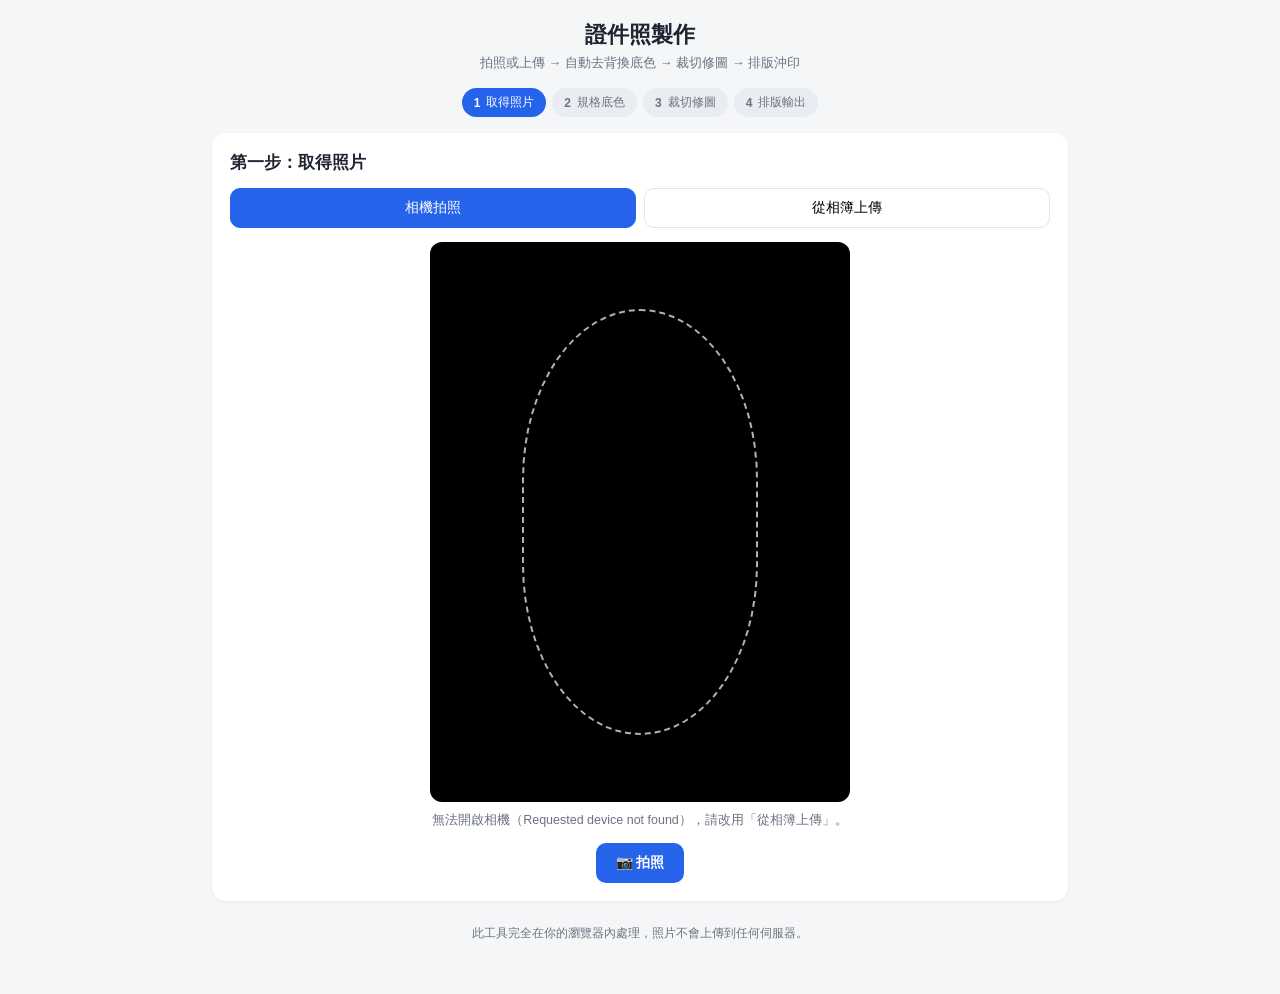
<file: index.html>
<!doctype html>
<html lang="zh-Hant">
<head>
<meta charset="UTF-8" />
<meta name="viewport" content="width=device-width, initial-scale=1.0, maximum-scale=1.0, user-scalable=no" />
<title>證件照製作 - 拍照 / 去背 / 排版</title>
<link rel="stylesheet" href="style.css" />
</head>
<body>

<header class="app-header">
  <h1>證件照製作</h1>
  <p class="subtitle">拍照或上傳 → 自動去背換底色 → 裁切修圖 → 排版沖印</p>
</header>

<div class="steps-bar" id="stepsBar">
  <div class="step-dot active" data-step="1">1<span>取得照片</span></div>
  <div class="step-dot" data-step="2">2<span>規格底色</span></div>
  <div class="step-dot" data-step="3">3<span>裁切修圖</span></div>
  <div class="step-dot" data-step="4">4<span>排版輸出</span></div>
</div>

<main>

  <!-- STEP 1: 取得照片 -->
  <section class="panel" id="panel-1">
    <div class="card">
      <h2>第一步：取得照片</h2>
      <div class="tabbar">
        <button class="tab-btn active" data-tab="camera">相機拍照</button>
        <button class="tab-btn" data-tab="upload">從相簿上傳</button>
      </div>

      <div class="tab-content" id="tab-camera">
        <div class="camera-wrap">
          <video id="video" autoplay playsinline muted></video>
          <div class="face-guide"></div>
        </div>
        <p class="hint" id="cameraHint">請允許瀏覽器使用相機權限。手機請直向拍攝，正面面對鏡頭。</p>
        <div class="btn-row">
          <button id="btnSwitchCam" class="btn secondary" hidden>切換前後鏡頭</button>
          <button id="btnCapture" class="btn primary">📷 拍照</button>
        </div>
      </div>

      <div class="tab-content hidden" id="tab-upload">
        <label class="upload-box" for="fileInput">
          <span>點擊選擇照片，或拖曳照片到這裡</span>
          <input type="file" id="fileInput" accept="image/*" hidden />
        </label>
      </div>
    </div>
  </section>

  <!-- STEP 2: 規格與底色，並執行去背 -->
  <section class="panel hidden" id="panel-2">
    <div class="card">
      <h2>第二步：選擇規格與底色</h2>
      <div class="grid-2">
        <div>
          <label class="field-label">照片原圖</label>
          <canvas id="sourcePreview" class="preview-canvas"></canvas>
          <button id="btnRetake" class="btn text">重新拍攝 / 更換照片</button>
        </div>
        <div class="controls">
          <label class="field-label">證件照尺寸</label>
          <select id="sizePreset" class="select"></select>
          <div class="custom-size hidden" id="customSizeWrap">
            <input type="number" id="customW" placeholder="寬 mm" min="10" max="200" />
            <span>×</span>
            <input type="number" id="customH" placeholder="高 mm" min="10" max="200" />
          </div>
          <p class="hint" id="sizeSpecHint"></p>

          <label class="field-label">底色</label>
          <div class="color-swatches" id="colorSwatches"></div>
          <p class="hint" id="colorHint"></p>

          <label class="field-label">去背引擎</label>
          <div class="radio-row">
            <label><input type="radio" name="engine" value="local" checked /> 本機瀏覽器 AI（免費）</label>
            <label><input type="radio" name="engine" value="gemini" /> Gemini API（更精準，需自行部署）</label>
          </div>
          <p class="hint" id="engineHint"></p>

          <div id="localQualityWrap">
            <label class="field-label">去背模式</label>
            <div class="radio-row">
              <label><input type="radio" name="quality" value="fast" checked /> 快速（手機建議）</label>
              <label><input type="radio" name="quality" value="high" /> 高品質（較慢）</label>
            </div>
          </div>

          <button id="btnProcess" class="btn primary wide">✂️ 自動去背並套用底色</button>
          <p class="hint" id="processHint"></p>
        </div>
      </div>
    </div>
  </section>

  <!-- STEP 3: 裁切修圖 -->
  <section class="panel hidden" id="panel-3">
    <div class="card">
      <h2>第三步：裁切與修圖</h2>
      <div class="grid-2">
        <div>
          <label class="field-label">拖曳移動、滾輪/雙指縮放來調整構圖</label>
          <div class="crop-wrap" id="cropWrap">
            <canvas id="cropCanvas"></canvas>
          </div>
          <p class="hint" id="cropGuideHint">白色虛線＝頭部對齊參考框，讓頭頂、下巴對準虛線範圍即可。</p>
        </div>
        <div class="controls">
          <label class="field-label">縮放</label>
          <input type="range" id="zoomRange" min="50" max="300" value="100" />

          <label class="field-label">亮度</label>
          <input type="range" id="brightRange" min="-50" max="50" value="0" />

          <label class="field-label">對比</label>
          <input type="range" id="contrastRange" min="-50" max="50" value="0" />

          <label class="field-label">磨皮美膚</label>
          <input type="range" id="smoothRange" min="0" max="100" value="0" />

          <button id="btnResetAdjust" class="btn text">還原調整</button>
          <button id="btnConfirmCrop" class="btn primary wide">✅ 完成，下一步排版</button>
        </div>
      </div>
    </div>
  </section>

  <!-- STEP 4: 排版輸出 -->
  <section class="panel hidden" id="panel-4">
    <div class="card">
      <h2>第四步：排版沖印</h2>
      <div class="grid-2">
        <div>
          <label class="field-label">單張證件照成果</label>
          <canvas id="finalSingle" class="preview-canvas small"></canvas>
          <button id="btnDownloadSingle" class="btn secondary wide">下載單張證件照</button>
        </div>
        <div class="controls">
          <label class="field-label">相紙尺寸</label>
          <select id="paperPreset" class="select"></select>
          <div class="custom-size hidden" id="customPaperWrap">
            <input type="number" id="customPaperW" placeholder="寬 mm" min="50" max="500" />
            <span>×</span>
            <input type="number" id="customPaperH" placeholder="高 mm" min="50" max="500" />
          </div>

          <label class="field-label">照片間距 (mm)</label>
          <input type="range" id="gapRange" min="0" max="5" value="1" step="0.5" />

          <label class="field-label"><input type="checkbox" id="cutLinesCheck" checked /> 顯示裁切線</label>

          <button id="btnLayout" class="btn primary wide">🖨️ 產生排版滿版相紙</button>
          <p class="hint" id="layoutHint"></p>
        </div>
      </div>
      <div class="layout-preview-wrap">
        <canvas id="layoutCanvas" class="preview-canvas layout"></canvas>
      </div>
      <button id="btnDownloadLayout" class="btn primary wide" hidden>⬇️ 下載排版相紙（可直接送洗）</button>
      <button id="btnStartOver" class="btn text wide">重新開始</button>
    </div>
  </section>

</main>

<div class="overlay hidden" id="loadingOverlay">
  <div class="spinner"></div>
  <p id="loadingText">處理中，第一次使用需下載 AI 模型，請稍候…</p>
</div>

<footer>
  <p>此工具完全在你的瀏覽器內處理，照片不會上傳到任何伺服器。</p>
</footer>

<script type="module" src="app.js"></script>
</body>
</html>
</file>
<file: style.css>
:root {
  --primary: #2563eb;
  --primary-dark: #1d4ed8;
  --bg: #f5f6f8;
  --card-bg: #ffffff;
  --text: #1f2430;
  --muted: #6b7280;
  --border: #e2e5ea;
  --radius: 14px;
}

* { box-sizing: border-box; }

.hidden { display: none !important; }

body {
  margin: 0;
  font-family: -apple-system, BlinkMacSystemFont, "PingFang TC", "Noto Sans TC", "Microsoft JhengHei", sans-serif;
  background: var(--bg);
  color: var(--text);
  padding-bottom: 40px;
}

.app-header {
  text-align: center;
  padding: 20px 16px 12px;
}
.app-header h1 { margin: 0 0 4px; font-size: 22px; }
.subtitle { margin: 0; color: var(--muted); font-size: 13px; }

.steps-bar {
  display: flex;
  justify-content: center;
  gap: 6px;
  padding: 4px 12px 16px;
  flex-wrap: wrap;
}
.step-dot {
  display: flex;
  align-items: center;
  gap: 6px;
  background: #e9ecf1;
  color: var(--muted);
  border-radius: 999px;
  padding: 6px 12px;
  font-size: 12px;
  font-weight: 600;
}
.step-dot span { font-weight: 500; }
.step-dot.active { background: var(--primary); color: #fff; }
.step-dot.done { background: #16a34a; color: #fff; }

main {
  max-width: 880px;
  margin: 0 auto;
  padding: 0 12px;
}

.panel.hidden { display: none; }

.card {
  background: var(--card-bg);
  border-radius: var(--radius);
  padding: 18px;
  box-shadow: 0 1px 3px rgba(0,0,0,0.06);
  margin-bottom: 16px;
}
.card h2 { margin-top: 0; font-size: 17px; }

.tabbar {
  display: flex;
  gap: 8px;
  margin-bottom: 14px;
}
.tab-btn {
  flex: 1;
  padding: 10px;
  border-radius: 10px;
  border: 1px solid var(--border);
  background: #fff;
  font-size: 14px;
  cursor: pointer;
}
.tab-btn.active { background: var(--primary); color: #fff; border-color: var(--primary); }
.tab-content.hidden { display: none; }

.camera-wrap {
  position: relative;
  width: 100%;
  max-width: 420px;
  margin: 0 auto;
  background: #000;
  border-radius: 12px;
  overflow: hidden;
  aspect-ratio: 3/4;
}
#video { width: 100%; height: 100%; object-fit: cover; }
.face-guide {
  position: absolute;
  inset: 12% 22%;
  border: 2px dashed rgba(255,255,255,0.7);
  border-radius: 50% / 40%;
  pointer-events: none;
}

.hint { color: var(--muted); font-size: 12.5px; text-align: center; margin: 10px 0 0; }

.btn-row { display: flex; justify-content: center; gap: 10px; margin-top: 14px; flex-wrap: wrap; }

.btn {
  border: none;
  border-radius: 10px;
  padding: 11px 20px;
  font-size: 14px;
  font-weight: 600;
  cursor: pointer;
  transition: transform 0.05s ease, opacity 0.2s;
}
.btn:active { transform: scale(0.97); }
.btn.primary { background: var(--primary); color: #fff; }
.btn.primary:hover { background: var(--primary-dark); }
.btn.secondary { background: #eef1f6; color: var(--text); }
.btn.text { background: transparent; color: var(--primary); text-decoration: underline; }
.btn.wide { width: 100%; margin-top: 10px; }
.btn:disabled { opacity: 0.5; cursor: not-allowed; }

.upload-box {
  display: flex;
  align-items: center;
  justify-content: center;
  min-height: 220px;
  border: 2px dashed var(--border);
  border-radius: 12px;
  color: var(--muted);
  cursor: pointer;
  text-align: center;
  padding: 20px;
}
.upload-box.dragover { border-color: var(--primary); color: var(--primary); background: #eff4ff; }

.grid-2 {
  display: grid;
  grid-template-columns: 1fr 1fr;
  gap: 20px;
}
@media (max-width: 640px) {
  .grid-2 { grid-template-columns: 1fr; }
}

.field-label {
  display: block;
  font-size: 13px;
  font-weight: 600;
  margin: 14px 0 6px;
  color: var(--text);
}
.field-label:first-child { margin-top: 0; }

.preview-canvas {
  width: 100%;
  max-width: 320px;
  display: block;
  margin: 0 auto;
  border-radius: 10px;
  border: 1px solid var(--border);
  background: repeating-conic-gradient(#eee 0% 25%, #fff 0% 50%) 50% / 16px 16px;
}
.preview-canvas.small { max-width: 200px; }
.preview-canvas.layout { max-width: 100%; }

.select {
  width: 100%;
  padding: 10px;
  border-radius: 10px;
  border: 1px solid var(--border);
  font-size: 14px;
  background: #fff;
}

.custom-size {
  display: flex;
  align-items: center;
  gap: 8px;
  margin-top: 8px;
}
.custom-size.hidden { display: none; }
.custom-size input {
  flex: 1;
  padding: 8px;
  border-radius: 8px;
  border: 1px solid var(--border);
}

.color-swatches { display: flex; gap: 10px; flex-wrap: wrap; }
.swatch {
  width: 34px;
  height: 34px;
  border-radius: 50%;
  border: 2px solid var(--border);
  cursor: pointer;
}
.swatch.selected { border-color: var(--primary); box-shadow: 0 0 0 2px var(--primary); }

.radio-row { display: flex; gap: 16px; font-size: 13px; flex-wrap: wrap; }
.radio-row label { display: flex; align-items: center; gap: 5px; }

input[type="range"] { width: 100%; }

.crop-wrap {
  width: 100%;
  max-width: 360px;
  margin: 0 auto;
  aspect-ratio: 1/1;
  border-radius: 10px;
  overflow: hidden;
  border: 1px solid var(--border);
  touch-action: none;
  background: repeating-conic-gradient(#eee 0% 25%, #fff 0% 50%) 50% / 16px 16px;
}
#cropCanvas { width: 100%; height: 100%; display: block; cursor: grab; }

.layout-preview-wrap { margin-top: 16px; text-align: center; }

.overlay {
  position: fixed;
  inset: 0;
  background: rgba(20,22,28,0.75);
  display: flex;
  flex-direction: column;
  align-items: center;
  justify-content: center;
  gap: 16px;
  z-index: 50;
  color: #fff;
  padding: 20px;
  text-align: center;
}
.overlay.hidden { display: none; }
.spinner {
  width: 44px;
  height: 44px;
  border-radius: 50%;
  border: 4px solid rgba(255,255,255,0.25);
  border-top-color: #fff;
  animation: spin 0.9s linear infinite;
}
@keyframes spin { to { transform: rotate(360deg); } }

footer {
  text-align: center;
  color: var(--muted);
  font-size: 12px;
  margin-top: 24px;
  padding: 0 20px;
}
</file>
<file: Taiwan ID photo editor/style.css>
:root {
  --primary: #2563eb;
  --primary-dark: #1d4ed8;
  --bg: #f5f6f8;
  --card-bg: #ffffff;
  --text: #1f2430;
  --muted: #6b7280;
  --border: #e2e5ea;
  --radius: 14px;
}

* { box-sizing: border-box; }

.hidden { display: none !important; }

body {
  margin: 0;
  font-family: -apple-system, BlinkMacSystemFont, "PingFang TC", "Noto Sans TC", "Microsoft JhengHei", sans-serif;
  background: var(--bg);
  color: var(--text);
  padding-bottom: 40px;
}

.app-header {
  text-align: center;
  padding: 20px 16px 12px;
}
.app-header h1 { margin: 0 0 4px; font-size: 22px; }
.subtitle { margin: 0; color: var(--muted); font-size: 13px; }

.steps-bar {
  display: flex;
  justify-content: center;
  gap: 6px;
  padding: 4px 12px 16px;
  flex-wrap: wrap;
}
.step-dot {
  display: flex;
  align-items: center;
  gap: 6px;
  background: #e9ecf1;
  color: var(--muted);
  border-radius: 999px;
  padding: 6px 12px;
  font-size: 12px;
  font-weight: 600;
}
.step-dot span { font-weight: 500; }
.step-dot.active { background: var(--primary); color: #fff; }
.step-dot.done { background: #16a34a; color: #fff; }

main {
  max-width: 880px;
  margin: 0 auto;
  padding: 0 12px;
}

.panel.hidden { display: none; }

.card {
  background: var(--card-bg);
  border-radius: var(--radius);
  padding: 18px;
  box-shadow: 0 1px 3px rgba(0,0,0,0.06);
  margin-bottom: 16px;
}
.card h2 { margin-top: 0; font-size: 17px; }

.tabbar {
  display: flex;
  gap: 8px;
  margin-bottom: 14px;
}
.tab-btn {
  flex: 1;
  padding: 10px;
  border-radius: 10px;
  border: 1px solid var(--border);
  background: #fff;
  font-size: 14px;
  cursor: pointer;
}
.tab-btn.active { background: var(--primary); color: #fff; border-color: var(--primary); }
.tab-content.hidden { display: none; }

.camera-wrap {
  position: relative;
  width: 100%;
  max-width: 420px;
  margin: 0 auto;
  background: #000;
  border-radius: 12px;
  overflow: hidden;
  aspect-ratio: 3/4;
}
#video { width: 100%; height: 100%; object-fit: cover; }
.face-guide {
  position: absolute;
  inset: 12% 22%;
  border: 2px dashed rgba(255,255,255,0.7);
  border-radius: 50% / 40%;
  pointer-events: none;
}

.hint { color: var(--muted); font-size: 12.5px; text-align: center; margin: 10px 0 0; }

.btn-row { display: flex; justify-content: center; gap: 10px; margin-top: 14px; flex-wrap: wrap; }

.btn {
  border: none;
  border-radius: 10px;
  padding: 11px 20px;
  font-size: 14px;
  font-weight: 600;
  cursor: pointer;
  transition: transform 0.05s ease, opacity 0.2s;
}
.btn:active { transform: scale(0.97); }
.btn.primary { background: var(--primary); color: #fff; }
.btn.primary:hover { background: var(--primary-dark); }
.btn.secondary { background: #eef1f6; color: var(--text); }
.btn.text { background: transparent; color: var(--primary); text-decoration: underline; }
.btn.wide { width: 100%; margin-top: 10px; }
.btn:disabled { opacity: 0.5; cursor: not-allowed; }

.upload-box {
  display: flex;
  align-items: center;
  justify-content: center;
  min-height: 220px;
  border: 2px dashed var(--border);
  border-radius: 12px;
  color: var(--muted);
  cursor: pointer;
  text-align: center;
  padding: 20px;
}
.upload-box.dragover { border-color: var(--primary); color: var(--primary); background: #eff4ff; }

.grid-2 {
  display: grid;
  grid-template-columns: 1fr 1fr;
  gap: 20px;
}
@media (max-width: 640px) {
  .grid-2 { grid-template-columns: 1fr; }
}

.field-label {
  display: block;
  font-size: 13px;
  font-weight: 600;
  margin: 14px 0 6px;
  color: var(--text);
}
.field-label:first-child { margin-top: 0; }

.preview-canvas {
  width: 100%;
  max-width: 320px;
  display: block;
  margin: 0 auto;
  border-radius: 10px;
  border: 1px solid var(--border);
  background: repeating-conic-gradient(#eee 0% 25%, #fff 0% 50%) 50% / 16px 16px;
}
.preview-canvas.small { max-width: 200px; }
.preview-canvas.layout { max-width: 100%; }

.select {
  width: 100%;
  padding: 10px;
  border-radius: 10px;
  border: 1px solid var(--border);
  font-size: 14px;
  background: #fff;
}

.custom-size {
  display: flex;
  align-items: center;
  gap: 8px;
  margin-top: 8px;
}
.custom-size.hidden { display: none; }
.custom-size input {
  flex: 1;
  padding: 8px;
  border-radius: 8px;
  border: 1px solid var(--border);
}

.color-swatches { display: flex; gap: 10px; flex-wrap: wrap; }
.swatch {
  width: 34px;
  height: 34px;
  border-radius: 50%;
  border: 2px solid var(--border);
  cursor: pointer;
}
.swatch.selected { border-color: var(--primary); box-shadow: 0 0 0 2px var(--primary); }

.radio-row { display: flex; gap: 16px; font-size: 13px; flex-wrap: wrap; }
.radio-row label { display: flex; align-items: center; gap: 5px; }

input[type="range"] { width: 100%; }

.crop-wrap {
  width: 100%;
  max-width: 360px;
  margin: 0 auto;
  aspect-ratio: 1/1;
  border-radius: 10px;
  overflow: hidden;
  border: 1px solid var(--border);
  touch-action: none;
  background: repeating-conic-gradient(#eee 0% 25%, #fff 0% 50%) 50% / 16px 16px;
}
#cropCanvas { width: 100%; height: 100%; display: block; cursor: grab; }

.layout-preview-wrap { margin-top: 16px; text-align: center; }

.overlay {
  position: fixed;
  inset: 0;
  background: rgba(20,22,28,0.75);
  display: flex;
  flex-direction: column;
  align-items: center;
  justify-content: center;
  gap: 16px;
  z-index: 50;
  color: #fff;
  padding: 20px;
  text-align: center;
}
.overlay.hidden { display: none; }
.spinner {
  width: 44px;
  height: 44px;
  border-radius: 50%;
  border: 4px solid rgba(255,255,255,0.25);
  border-top-color: #fff;
  animation: spin 0.9s linear infinite;
}
@keyframes spin { to { transform: rotate(360deg); } }

footer {
  text-align: center;
  color: var(--muted);
  font-size: 12px;
  margin-top: 24px;
  padding: 0 20px;
}
</file>
